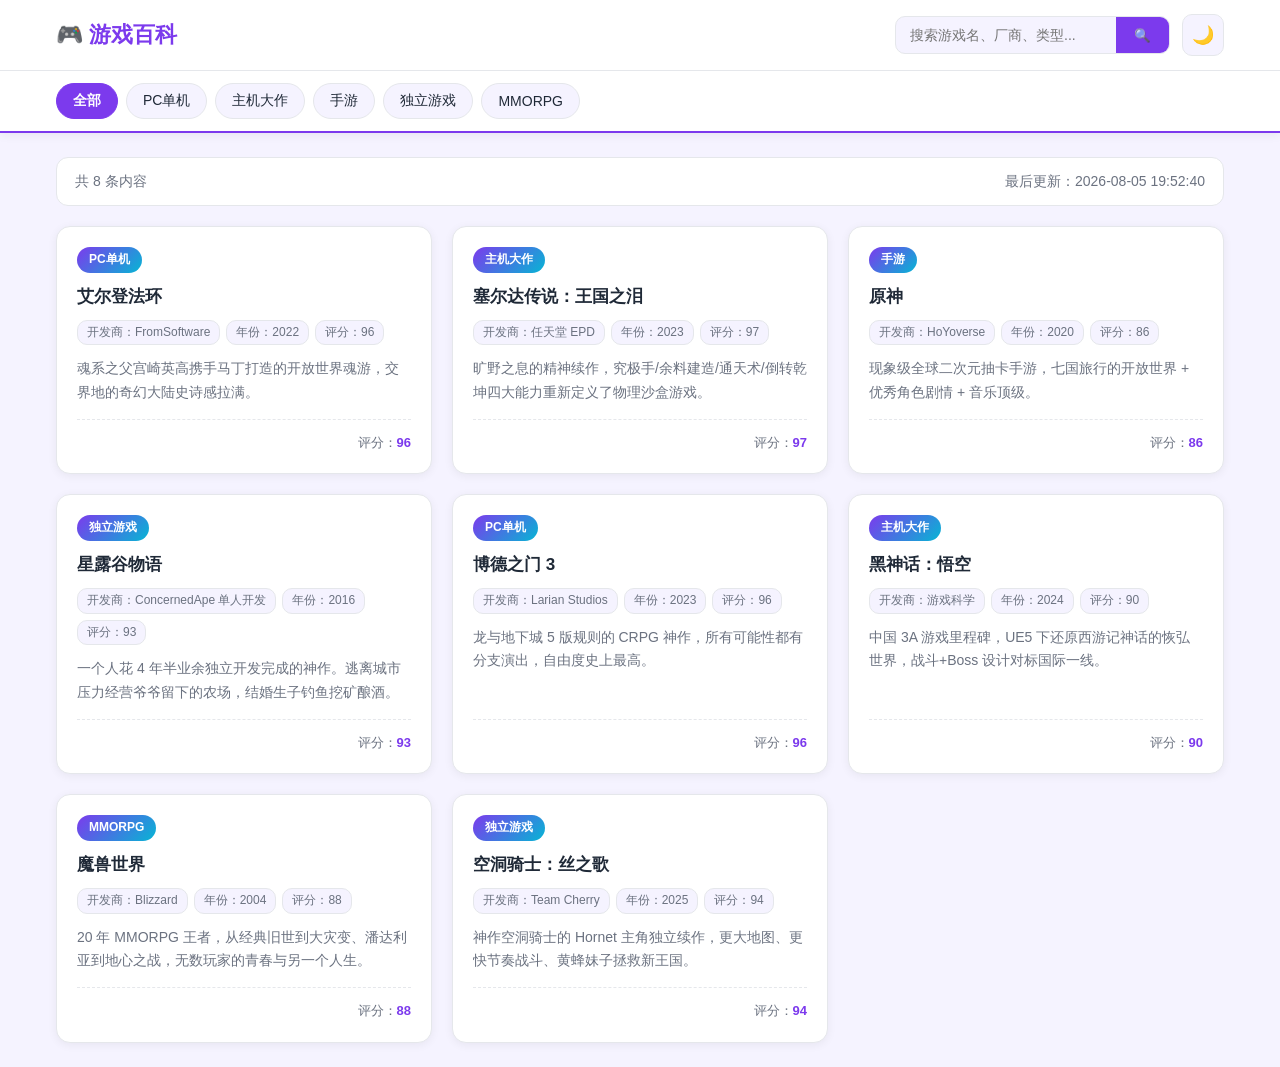
<file: index.html>
<!DOCTYPE html>
<html lang="zh-CN">
<head>
<meta charset="UTF-8">
<meta name="viewport" content="width=device-width, initial-scale=1.0">
<title>游戏评分推荐百科</title>
<link rel="stylesheet" href="./css/style.css">
  <script src="https://pl31455352.profitableratecpmnetwork.com/15/b5/ab/15b5ab4a1e953eff2a6a70ee4fa40833.js"></script>
</head>
<body>
<header class="header">
  <div class="container header-inner">
    <h1 class="logo">🎮 游戏百科</h1>
    <div class="header-actions">
      <div class="search-box">
        <input type="text" id="searchInput" placeholder="搜索游戏名、厂商、类型...">
        <button id="searchBtn">🔍</button>
      </div>
      <button id="themeToggle" class="theme-btn" title="切换主题">🌙</button>
    </div>
  </div>
  <nav class="nav">
    <div class="container nav-inner">
      <button class="cat-btn active" data-cat="全部">全部</button><button class="cat-btn " data-cat="PC单机">PC单机</button><button class="cat-btn " data-cat="主机大作">主机大作</button><button class="cat-btn " data-cat="手游">手游</button><button class="cat-btn " data-cat="独立游戏">独立游戏</button><button class="cat-btn " data-cat="MMORPG">MMORPG</button>
    </div>
  </nav>
</header>

<main class="container main">
  <div class="stats-bar">
    <span id="totalCount">共 0 条内容</span>
    <span id="lastUpdate">最后更新：--</span>
  </div>
  <div id="cardGrid" class="card-grid"></div>
  <div id="emptyState" class="empty-state" style="display:none;"><p>😢 没有找到相关内容</p></div>
  <div id="loadingState" class="loading-state"><div class="spinner"></div><p>加载中...</p></div>
</main>

<div id="cardModal" class="modal">
  <div class="modal-mask" data-close="1"></div>
  <div class="modal-content">
    <button class="modal-close" data-close="1">✕</button>
    <div class="modal-tag" id="modalTag"></div>
    <h3 id="modalTitle"></h3>
    <div id="modalBody"></div>
  </div>
</div>
<script src="./js/app.js"></script>
  <script src="https://pl31455353.profitableratecpmnetwork.com/2f/b9/3f/2fb93fdbb0010f427e332729cbe1890f.js"></script>
</body>
</html>
</file>
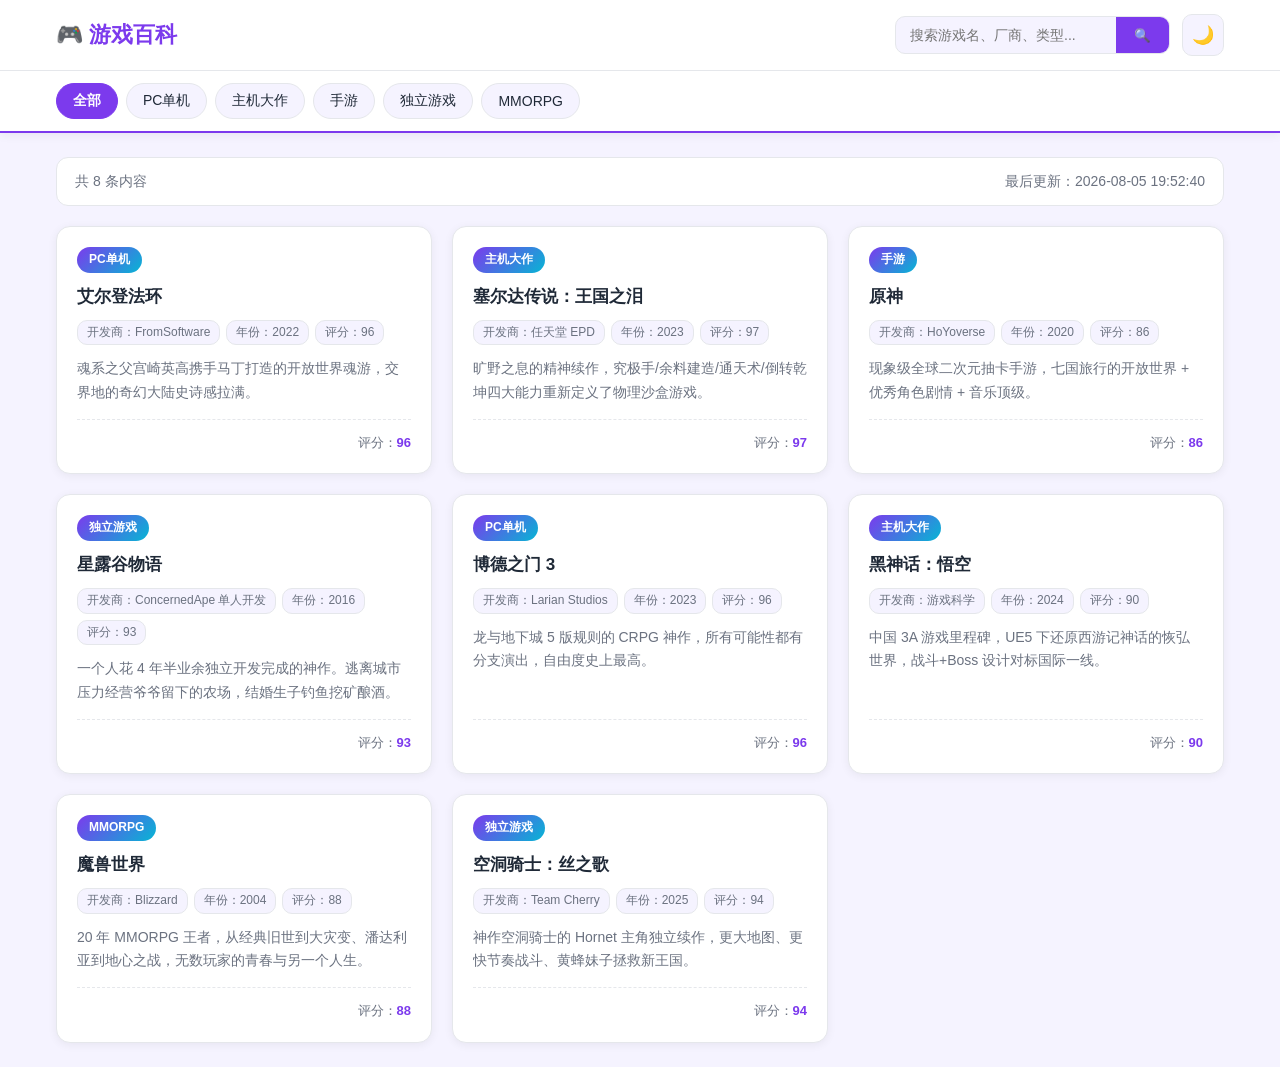
<file: index (1).html>
<!DOCTYPE html>
<html lang="zh-CN">
<head>
<meta charset="UTF-8">
<meta name="viewport" content="width=device-width, initial-scale=1.0">
<title>游戏评分推荐百科</title>
<link rel="stylesheet" href="./css/style.css">
</head>
<body>
<header class="header">
  <div class="container header-inner">
    <h1 class="logo">🎮 游戏百科</h1>
    <div class="header-actions">
      <div class="search-box">
        <input type="text" id="searchInput" placeholder="搜索游戏名、厂商、类型...">
        <button id="searchBtn">🔍</button>
      </div>
      <button id="themeToggle" class="theme-btn" title="切换主题">🌙</button>
    </div>
  </div>
  <nav class="nav">
    <div class="container nav-inner">
      <button class="cat-btn active" data-cat="全部">全部</button><button class="cat-btn " data-cat="PC单机">PC单机</button><button class="cat-btn " data-cat="主机大作">主机大作</button><button class="cat-btn " data-cat="手游">手游</button><button class="cat-btn " data-cat="独立游戏">独立游戏</button><button class="cat-btn " data-cat="MMORPG">MMORPG</button>
    </div>
  </nav>
</header>

<main class="container main">
  <div class="stats-bar">
    <span id="totalCount">共 0 条内容</span>
    <span id="lastUpdate">最后更新：--</span>
  </div>
  <div id="cardGrid" class="card-grid"></div>
  <div id="emptyState" class="empty-state" style="display:none;"><p>😢 没有找到相关内容</p></div>
  <div id="loadingState" class="loading-state"><div class="spinner"></div><p>加载中...</p></div>
</main>

<div id="cardModal" class="modal">
  <div class="modal-mask" data-close="1"></div>
  <div class="modal-content">
    <button class="modal-close" data-close="1">✕</button>
    <div class="modal-tag" id="modalTag"></div>
    <h3 id="modalTitle"></h3>
    <div id="modalBody"></div>
  </div>
</div>
<script src="./js/app.js"></script>
</body>
</html>
</file>
<file: css/style.css>
:root {
  --bg-color: #f5f3ff;
  --card-bg: #ffffff;
  --text-color: #1f2937;
  --text-secondary: #6b7280;
  --border-color: #e5e7eb;
  --primary-color: #7c3aed;
  --primary-hover: #06b6d4;
  --shadow: 0 2px 10px rgba(0,0,0,0.06);
  --shadow-hover: 0 6px 22px rgba(0,0,0,0.12);
}
[data-theme="dark"] {
  --bg-color: #120822;
  --card-bg: #200f3a;
  --text-color: #f1f5f9;
  --text-secondary: #94a3b8;
  --border-color: #334155;
  --primary-color: #06b6d4;
  --primary-hover: #7c3aed;
  --shadow: 0 2px 10px rgba(0,0,0,0.4);
  --shadow-hover: 0 6px 22px rgba(0,0,0,0.55);
}
* { margin:0; padding:0; box-sizing:border-box; }
body {
  font-family: -apple-system, BlinkMacSystemFont, "Segoe UI", "PingFang SC", "Microsoft YaHei", sans-serif;
  background: var(--bg-color); color: var(--text-color);
  line-height: 1.65; transition: background 0.3s, color 0.3s;
}
.container { max-width: 1200px; margin:0 auto; padding:0 16px; }
.header {
  background: var(--card-bg); box-shadow: var(--shadow); position:sticky; top:0; z-index:100;
  border-bottom: 2px solid var(--primary-color);
}
.header-inner {
  display:flex; align-items:center; justify-content:space-between;
  padding: 14px 16px; flex-wrap:wrap; gap:12px;
}
.logo { font-size: 22px; font-weight: 800; color: var(--primary-color); }
.header-actions { display:flex; align-items:center; gap:12px; flex-wrap:wrap; }
.search-box { display:flex; border:1px solid var(--border-color); border-radius:10px; overflow:hidden; background:var(--bg-color); }
.search-box input {
  border:none; outline:none; padding: 10px 14px; font-size:14px;
  background: transparent; color:var(--text-color); width:220px;
}
.search-box button { border:none; background: var(--primary-color); color:#fff; padding:0 18px; cursor:pointer; transition: background 0.2s; }
.search-box button:hover { background: var(--primary-hover); }
.theme-btn {
  border:1px solid var(--border-color); background:var(--bg-color);
  width:42px; height:42px; border-radius:10px; cursor:pointer;
  font-size:18px; color:var(--text-color); transition: all 0.2s;
}
.theme-btn:hover { transform: scale(1.05); }
.nav { border-top: 1px solid var(--border-color); background: var(--card-bg); }
.nav-inner { display:flex; gap:8px; padding: 12px 16px; overflow-x:auto; scrollbar-width:none; }
.nav-inner::-webkit-scrollbar { display:none; }
.cat-btn {
  padding: 8px 16px; border:1px solid var(--border-color);
  background:var(--bg-color); color:var(--text-color);
  border-radius: 20px; cursor:pointer; white-space:nowrap;
  font-size:14px; transition: all 0.2s;
}
.cat-btn:hover { border-color: var(--primary-color); color: var(--primary-color); }
.cat-btn.active { background: var(--primary-color); color:#fff; border-color: var(--primary-color); font-weight: 600; }
.main { padding: 24px 16px; min-height: calc(100vh - 220px); }
.stats-bar {
  display:flex; justify-content:space-between; padding: 12px 18px;
  background: var(--card-bg); border-radius: 12px; margin-bottom: 20px;
  font-size:14px; color: var(--text-secondary); border:1px solid var(--border-color);
}
.card-grid {
  display:grid; grid-template-columns: repeat(auto-fill, minmax(300px, 1fr));
  gap: 20px;
}
.data-card {
  background: var(--card-bg); border-radius:14px; padding: 20px;
  box-shadow: var(--shadow); transition: all 0.25s;
  border:1px solid var(--border-color); cursor:pointer;
  display:flex; flex-direction:column;
}
.data-card:hover { box-shadow: var(--shadow-hover); transform: translateY(-3px); border-color: var(--primary-color); }
.card-tag {
  display:inline-block; padding: 3px 12px; font-size: 12px; color:#fff;
  border-radius: 14px; margin-bottom: 12px; align-self:flex-start;
  background: linear-gradient(135deg, var(--primary-color), var(--primary-hover)); font-weight:600;
}
.card-title {
  font-size:17px; font-weight:700; line-height:1.45;
  margin-bottom:10px; color: var(--text-color);
  display:-webkit-box; -webkit-line-clamp:2; -webkit-box-orient:vertical; overflow:hidden;
}
.card-meta {
  display:flex; flex-wrap:wrap; gap:6px; margin-bottom:12px;
}
.meta-chip {
  display:inline-block; padding:2px 9px; border-radius: 10px; font-size:12px;
  background: var(--bg-color); color: var(--text-secondary); border:1px solid var(--border-color);
}
.card-desc {
  font-size:14px; color:var(--text-secondary); line-height:1.7;
  display:-webkit-box; -webkit-line-clamp:3; -webkit-box-orient:vertical; overflow:hidden;
  flex:1; margin-bottom:14px;
}
.card-footer {
  display:flex; justify-content:space-between; align-items:center;
  padding-top: 12px; border-top: 1px dashed var(--border-color);
  font-size:13px; color:var(--text-secondary);
}
.card-footer .highlight { color:var(--primary-color); font-weight:700; }
.empty-state, .loading-state {
  text-align:center; padding: 80px 20px; color:var(--text-secondary); font-size:16px;
}
.spinner {
  width:42px; height:42px; border:4px solid var(--border-color);
  border-top-color: var(--primary-color); border-radius:50%;
  margin:0 auto 16px; animation: spin 0.8s linear infinite;
}
@keyframes spin { to { transform: rotate(360deg); } }
.modal { display:none; position:fixed; inset:0; z-index:200; align-items:center; justify-content:center; padding:20px; }
.modal.open { display:flex; }
.modal-mask { position:absolute; inset:0; background: rgba(0,0,0,0.65); backdrop-filter: blur(4px); }
.modal-content {
  position:relative; background: var(--card-bg); border-radius:16px;
  padding: 32px 30px; max-width: 720px; width:100%;
  max-height: 88vh; overflow-y:auto;
  box-shadow: 0 18px 60px rgba(0,0,0,0.5); border:1px solid var(--border-color);
}
.modal-close {
  position:absolute; top:12px; right:12px;
  background: var(--bg-color); color:var(--text-secondary); border:1px solid var(--border-color);
  font-size:18px; cursor:pointer; width:38px; height:38px; border-radius:50%;
  transition: all 0.2s;
}
.modal-close:hover { background: var(--primary-color); color:#fff; border-color:transparent; transform: rotate(90deg); }
.modal-tag { text-align:center; margin-bottom:14px; }
.modal-tag span {
  display:inline-block; padding: 4px 14px; font-size:13px; border-radius:14px;
  color:#fff; font-weight:600; background: linear-gradient(135deg, var(--primary-color), var(--primary-hover));
}
#modalTitle {
  font-size: 22px; font-weight:800; line-height:1.5; text-align:center; margin-bottom:22px;
  color: var(--text-color);
}
#modalBody { font-size:15px; line-height:1.9; color: var(--text-color); }
#modalBody h4 {
  margin: 18px 0 8px; font-size:15px; font-weight:700;
  color:var(--primary-color); border-left:3px solid var(--primary-color); padding-left:10px;
}
#modalBody ul { padding-left: 20px; }
#modalBody li { margin: 3px 0; }
#modalBody .kv-row {
  display:flex; padding: 6px 0; border-bottom:1px dashed var(--border-color);
}
#modalBody .kv-row:last-child { border-bottom:none; }
#modalBody .kv-k { min-width: 110px; color:var(--text-secondary); font-weight:600; }
#modalBody .kv-v { flex:1; color: var(--text-color); }
#modalBody .score-big {
  font-size: 48px; font-weight: 900;
  background: linear-gradient(135deg, var(--primary-color), var(--primary-hover));
  -webkit-background-clip: text; background-clip: text; color: transparent;
  display:inline-block;
}
@media (max-width: 720px) {
  .search-box input { width:150px; }
  .card-grid { grid-template-columns: 1fr; }
  .stats-bar { flex-direction:column; gap:6px; text-align:center; }
  .logo { font-size:18px; }
  .modal-content { padding: 24px 20px; }
  #modalTitle { font-size:19px; }
  #modalBody { font-size: 14.5px; line-height:1.8; }
}
</file>
